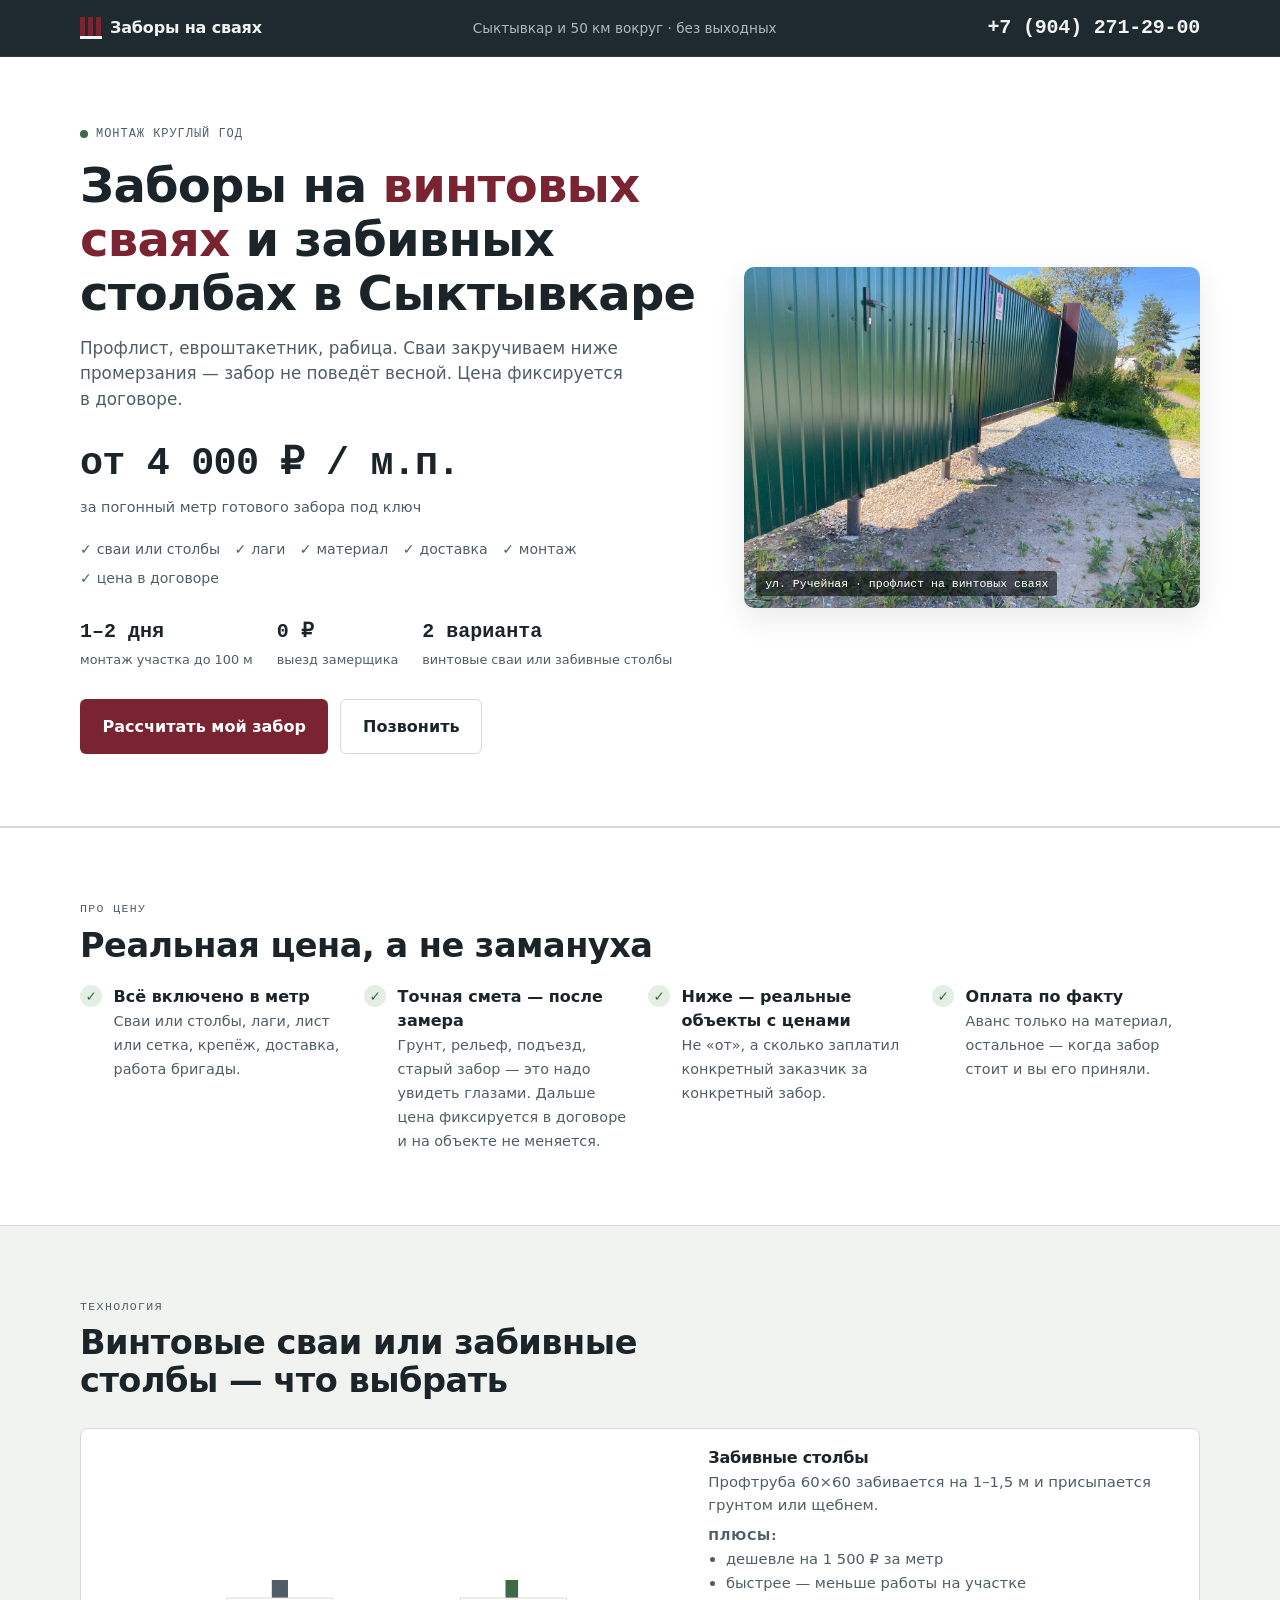
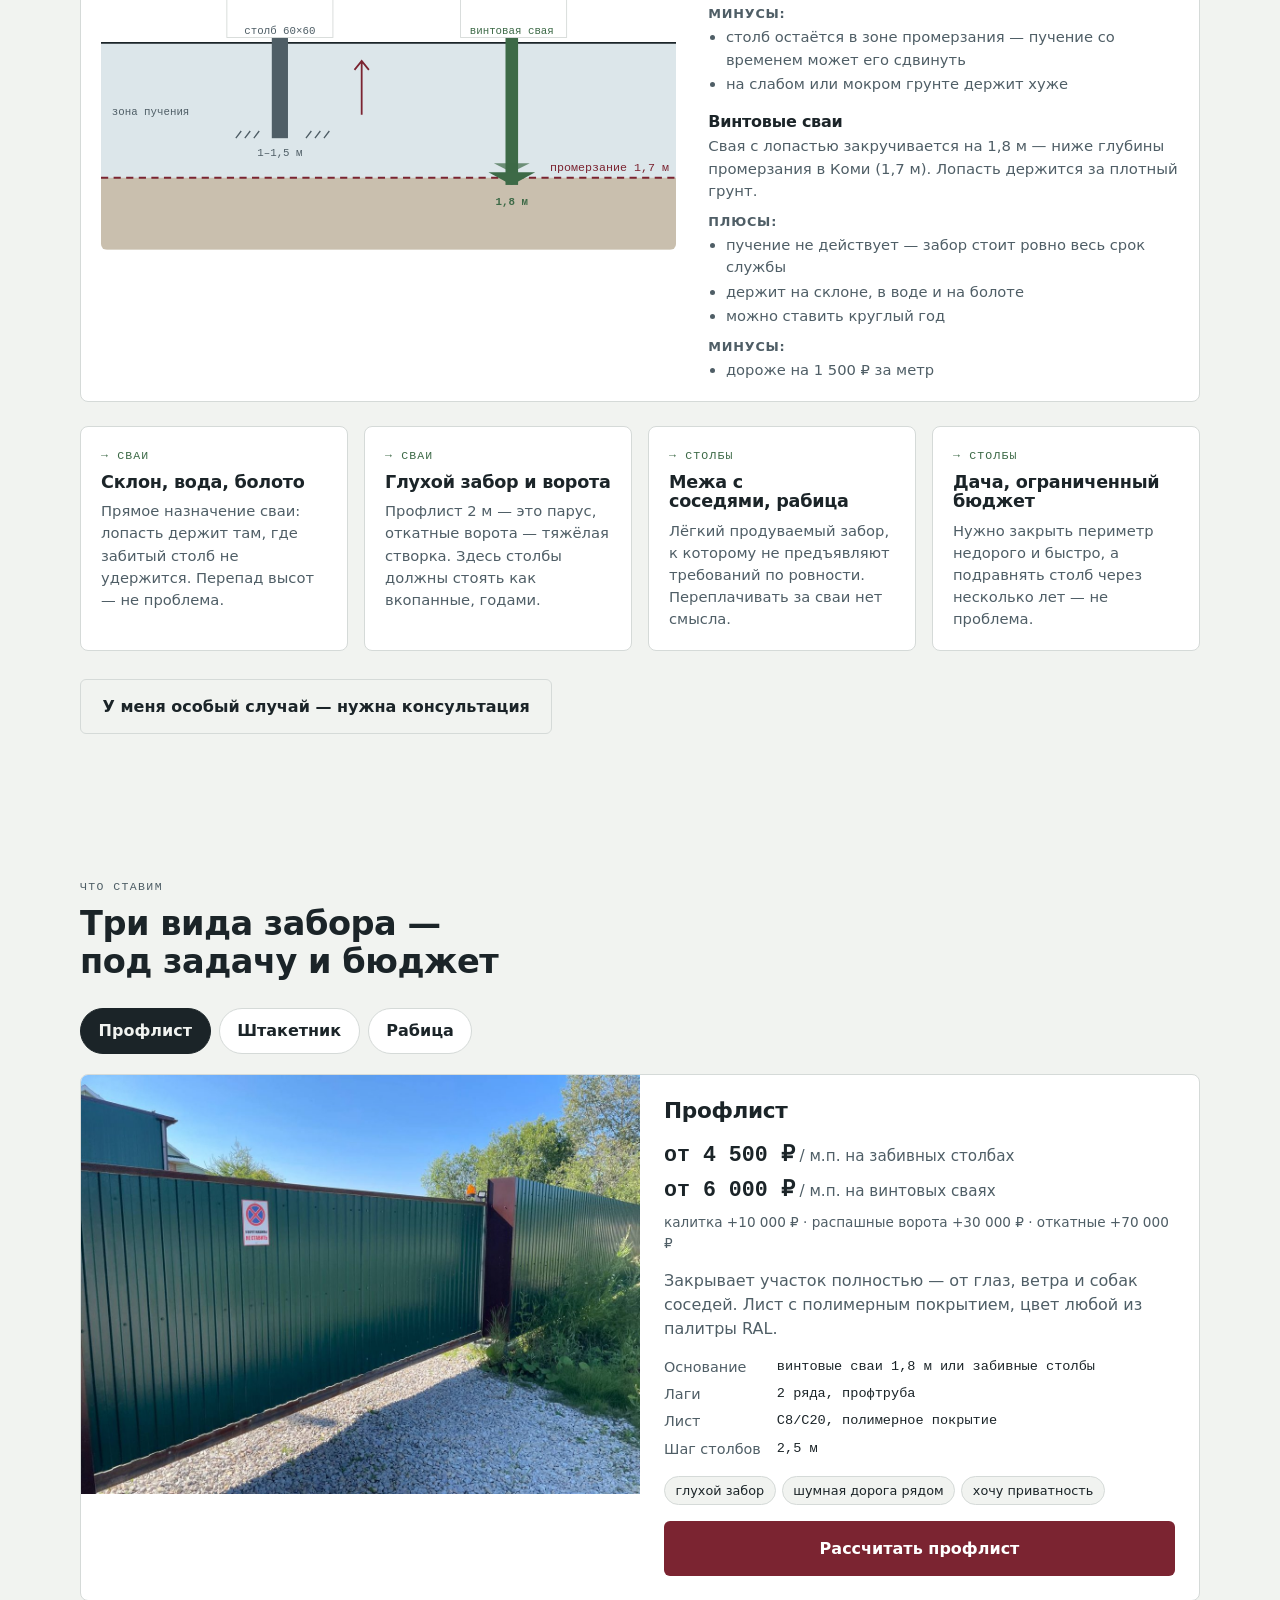
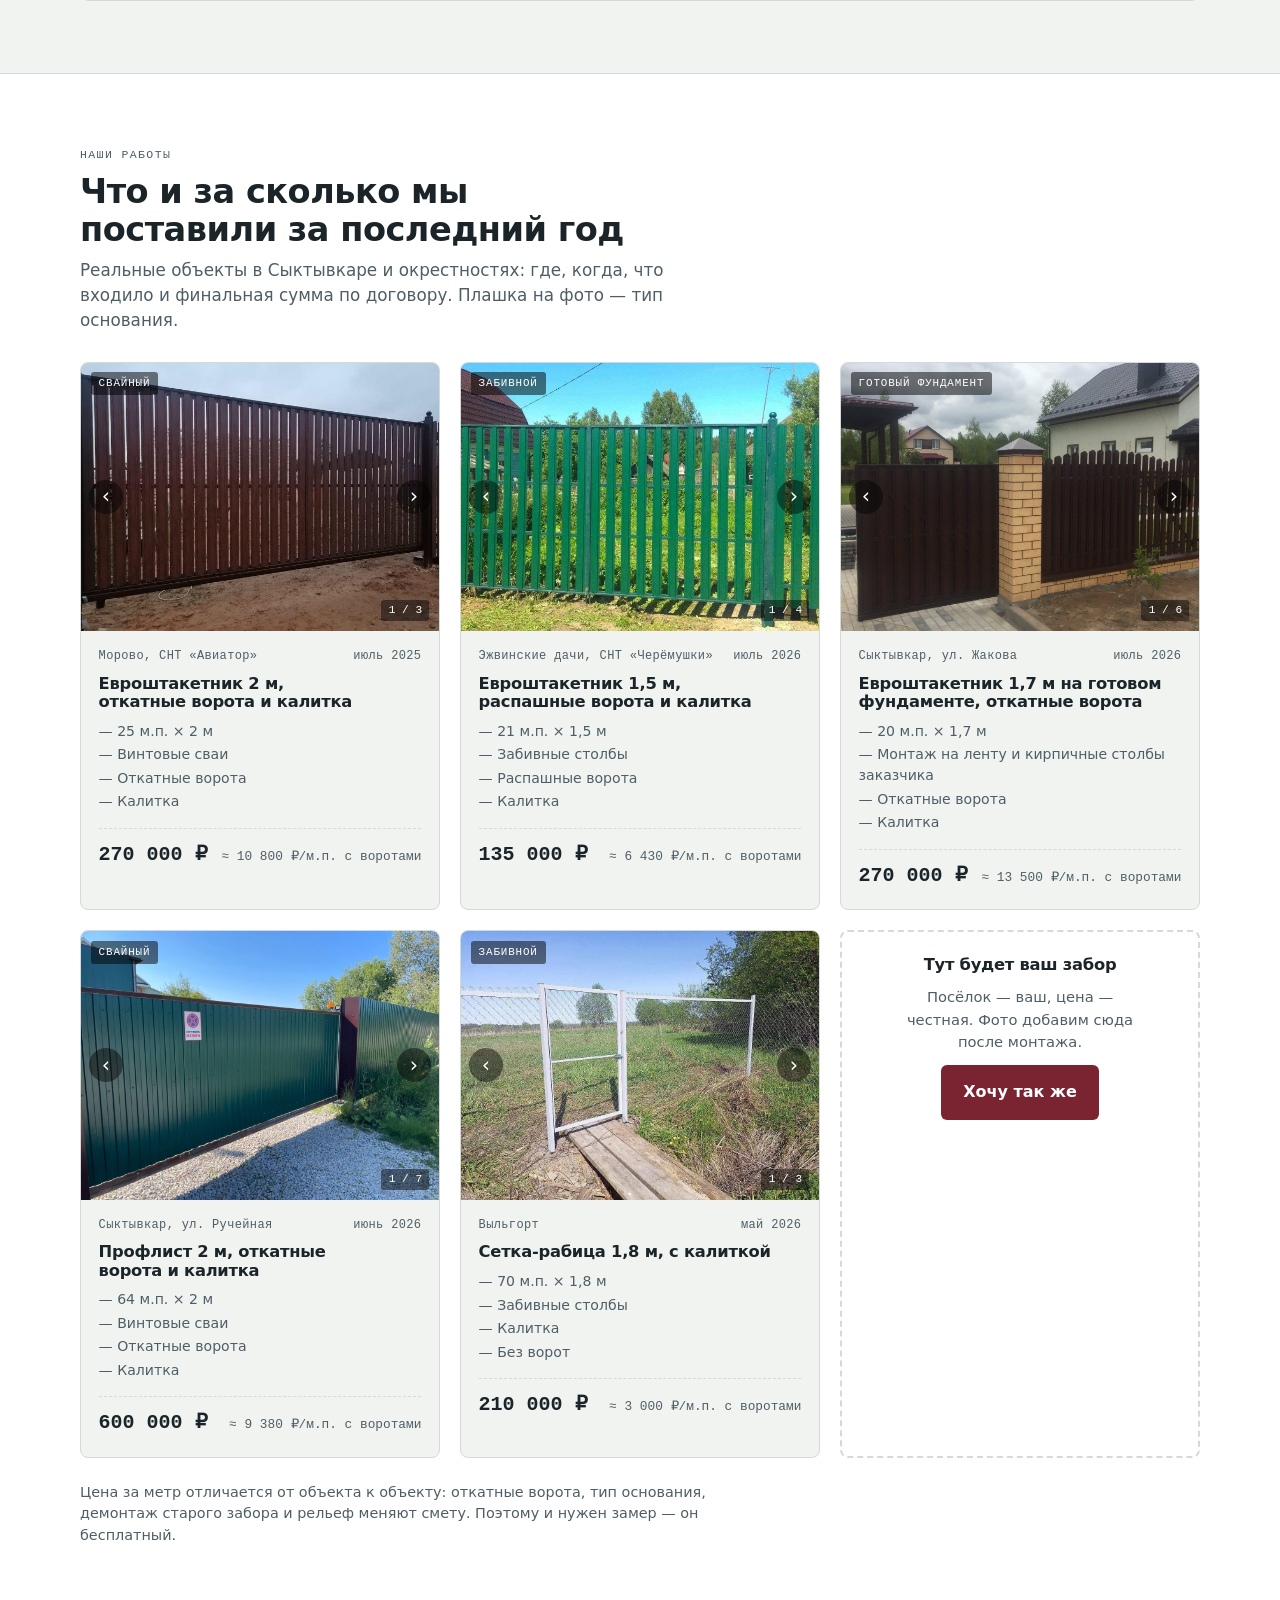
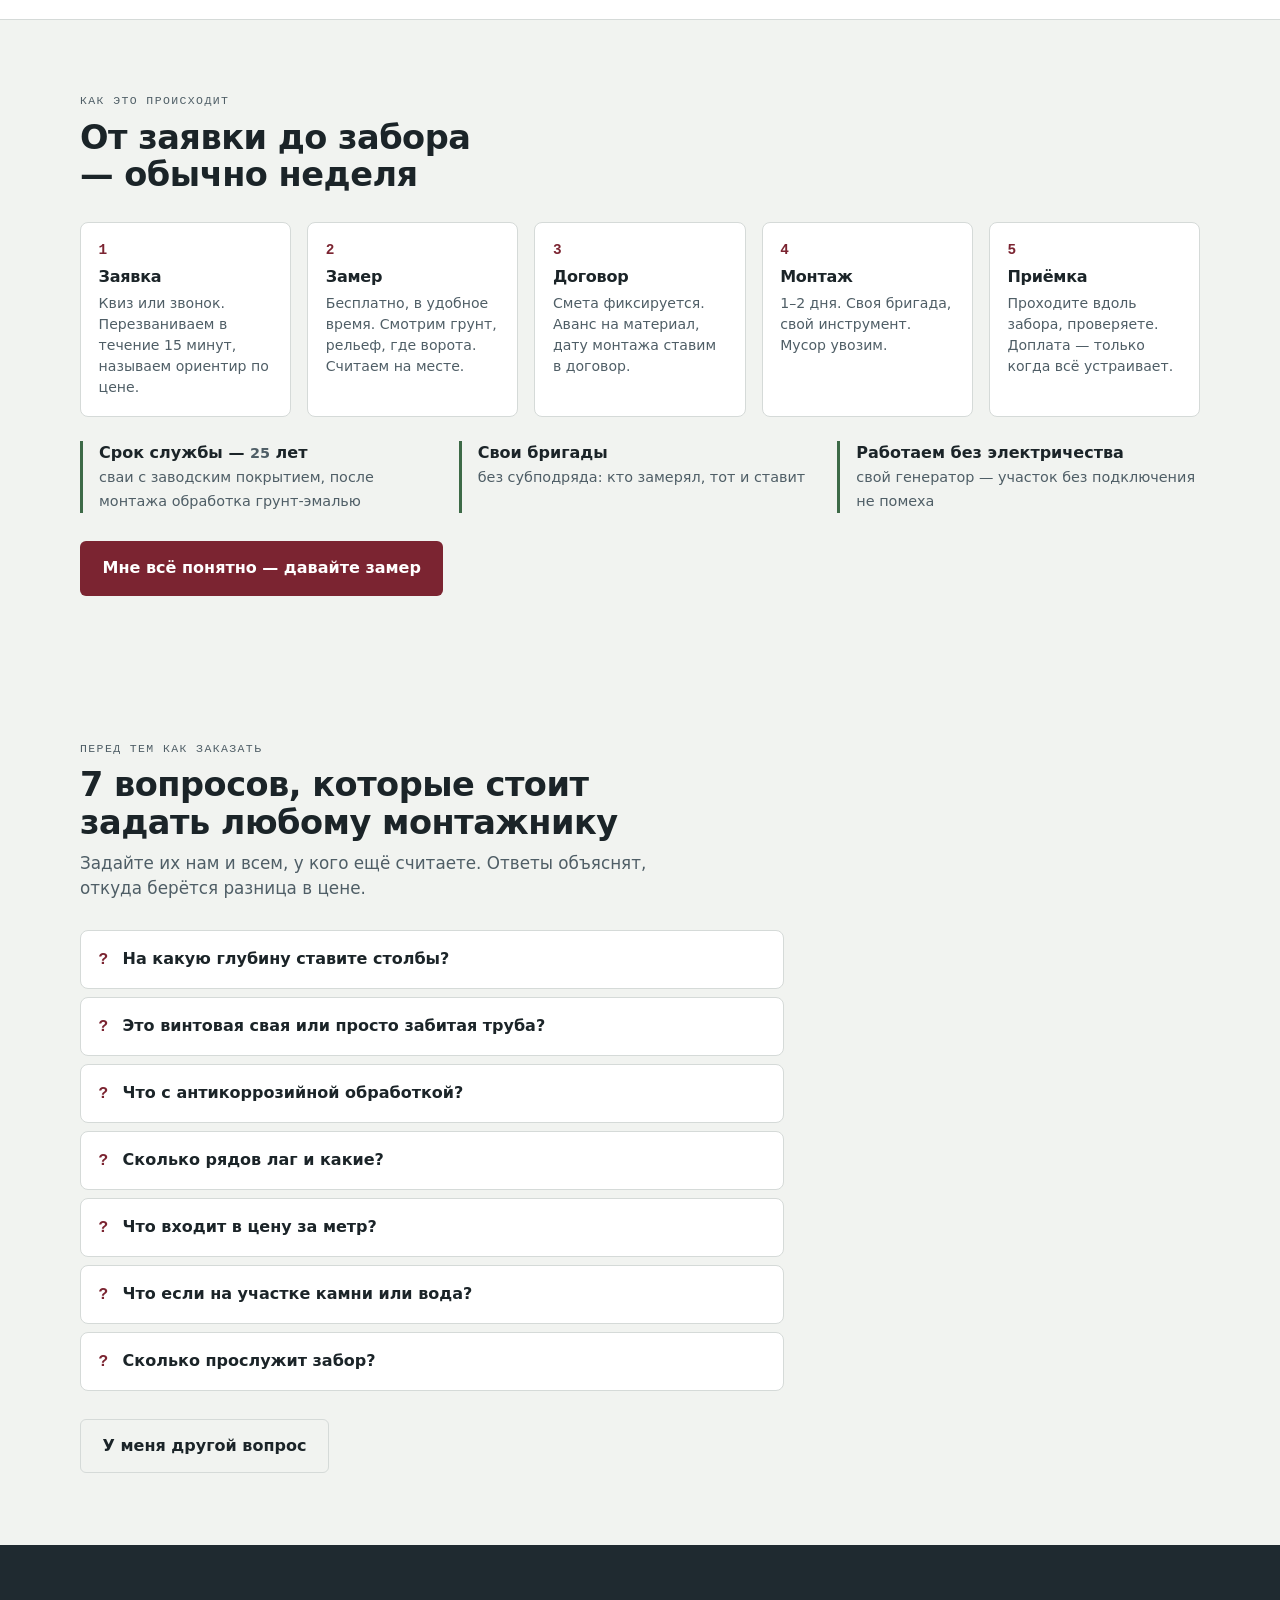
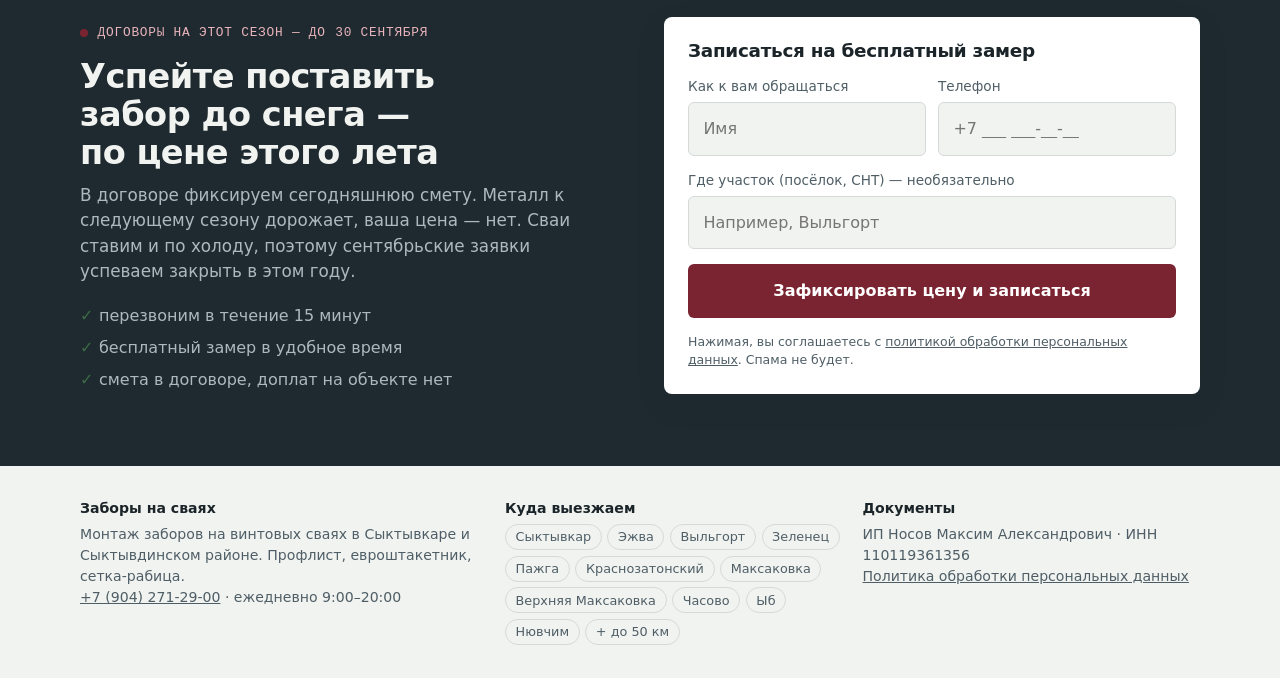
<file: index.html>
<!DOCTYPE html>
<html lang="ru">
<head>
<meta charset="utf-8">
<meta name="viewport" content="width=device-width, initial-scale=1">
<title>Заборы на сваях · Сыктывкар</title>
<meta name="description" content="Монтаж заборов на винтовых сваях под ключ в Сыктывкаре: профлист, евроштакетник, рабица. Реальная цена за метр, смета в договоре, монтаж за 1–2 дня круглый год.">
<link rel="icon" href="favicon.ico" sizes="48x48">
<link rel="icon" type="image/png" sizes="32x32" href="img/fav/favicon-32.png">
<link rel="icon" type="image/png" sizes="192x192" href="img/fav/favicon-192.png">
<link rel="apple-touch-icon" href="img/fav/apple-touch-icon.png">
<link rel="stylesheet" href="styles.css">
</head>
<body>
<header class="top">
  <div class="wrap">
    <div class="brand"><span class="brand-mark"></span>Заборы на сваях</div>
    <span class="top-geo">Сыктывкар и 50 км вокруг · без выходных</span>
    <a class="top-phone" data-phone href="tel:"></a>
  </div>
</header>

<!-- 1. Первый экран: УТП + квиз -->
<section class="hero" id="top">
  <div class="wrap">
    <div class="hero-copy">
      <div class="hero-tag">Монтаж круглый год</div>
      <h1 id="hero-title"></h1>
      <p class="hero-sub" id="hero-sub"></p>
    </div>

    <div class="hero-photo">
      <img id="hero-photo-img" src="img/hero.jpg" alt="Забор из профлиста на винтовых сваях с откатными воротами — Сыктывкар">
      <span class="hero-photo-cap">ул. Ручейная · профлист на винтовых сваях</span>
    </div>

    <div class="hero-rest">
      <div class="hero-price">
        <span class="num" id="hero-price"></span>
        <span class="cap" id="hero-price-cap"></span>
      </div>
      <ul class="hero-includes">
        <li>сваи или столбы</li><li>лаги</li><li>материал</li><li>доставка</li><li>монтаж</li><li>цена в договоре</li>
      </ul>
      <div class="hero-facts">
        <div class="fact"><b>1–2 дня</b><span>монтаж участка до 100 м</span></div>
        <div class="fact"><b>0 ₽</b><span>выезд замерщика</span></div>
        <div class="fact"><b>2 варианта</b><span>винтовые сваи или забивные столбы</span></div>
      </div>
      <div class="hero-cta">
        <button class="btn btn-primary btn-sheen" data-popup="calc" data-source="hero">Рассчитать мой забор</button>
        <a class="btn btn-ghost" data-phone data-keep href="tel:">Позвонить</a>
      </div>
    </div>
  </div>
</section>

<!-- 2. Честная цена -->
<section class="honest section">
  <div class="wrap">
    <div class="section-head">
      <span class="eyebrow">Про цену</span>
      <h2>Реальная цена, а не замануха</h2>
    </div>
    <ul class="honest-grid">
      <li><div><b>Всё включено в метр</b><span>Сваи или столбы, лаги, лист или сетка, крепёж, доставка, работа бригады.</span></div></li>
      <li><div><b>Точная смета — после замера</b><span>Грунт, рельеф, подъезд, старый забор — это надо увидеть глазами. Дальше цена фиксируется в договоре и на объекте не меняется.</span></div></li>
      <li><div><b>Ниже — реальные объекты с ценами</b><span>Не «от», а сколько заплатил конкретный заказчик за конкретный забор.</span></div></li>
      <li><div><b>Оплата по факту</b><span>Аванс только на материал, остальное — когда забор стоит и вы его приняли.</span></div></li>
    </ul>
  </div>
</section>

<!-- 3. Почему сваи -->
<section class="section">
  <div class="wrap">
    <div class="section-head">
      <span class="eyebrow">Технология</span>
      <h2>Винтовые сваи или забивные столбы — что выбрать</h2>
    </div>

    <div class="depth">
      <div class="depth-chart" aria-hidden="true">
        <svg viewBox="0 0 640 300" width="100%" height="auto">
          <!-- небо/земля -->
          <rect x="0" y="0" width="640" height="70" fill="none"/>
          <rect x="0" y="70" width="640" height="230" fill="var(--soil)"/>
          <rect x="0" y="70" width="640" height="150" fill="var(--frost)"/>
          <line x1="0" y1="70" x2="640" y2="70" stroke="var(--ink)" stroke-width="2"/>
          <!-- линия промерзания 1,7 м -->
          <line x1="0" y1="220" x2="640" y2="220" stroke="var(--accent)" stroke-width="2" stroke-dasharray="8 6"/>
          <text x="632" y="212" text-anchor="end" font-family="var(--mono)" font-size="13" fill="var(--accent)">промерзание 1,7 м</text>
          <text x="12" y="150" font-family="var(--mono)" font-size="12" fill="var(--ink-2)">зона пучения</text>
          <!-- столб 60×60, забит на 1,2 м (масштаб: 1 м = 88 px) -->
          <rect x="190" y="0" width="18" height="176" fill="var(--ink-2)"/>
          <rect x="140" y="20" width="118" height="44" fill="var(--card)" stroke="var(--line)"/>
          <text x="199" y="60" text-anchor="middle" font-family="var(--mono)" font-size="12" fill="var(--ink-2)">столб 60×60</text>
          <text x="199" y="196" text-anchor="middle" font-family="var(--mono)" font-size="12" fill="var(--ink-2)">1–1,5 м</text>
          <path d="M150 176 l6 -8 M160 176 l6 -8 M170 176 l6 -8" stroke="var(--ink-2)" stroke-width="1.5"/>
          <path d="M228 176 l6 -8 M238 176 l6 -8 M248 176 l6 -8" stroke="var(--ink-2)" stroke-width="1.5"/>
          <!-- стрелка выдавливания -->
          <path d="M290 150 v-60 m-8 10 l8 -10 l8 10" stroke="var(--accent)" stroke-width="2" fill="none"/>
          <!-- винтовая свая на 1,8 м -->
          <rect x="450" y="0" width="14" height="228" fill="var(--moss)"/>
          <path d="M457 228 l-26 -14 h52 z" fill="var(--moss)"/>
          <path d="M457 214 l-20 -10 h40 z" fill="var(--moss)" opacity=".7"/>
          <rect x="400" y="20" width="118" height="44" fill="var(--card)" stroke="var(--line)"/>
          <text x="457" y="60" text-anchor="middle" font-family="var(--mono)" font-size="12" fill="var(--moss)">винтовая свая</text>
          <text x="457" y="250" text-anchor="middle" font-family="var(--mono)" font-size="12" font-weight="700" fill="var(--moss)">1,8 м</text>
        </svg>
      </div>
      <div class="depth-text">
        <div class="tech"><h3>Забивные столбы</h3><p>Профтруба 60×60 забивается на 1–1,5 м и присыпается грунтом или щебнем.</p>
          <div class="pm"><b>Плюсы:</b><ul><li>дешевле на 1 500 ₽ за метр</li><li>быстрее — меньше работы на участке</li></ul></div>
          <div class="pm"><b>Минусы:</b><ul><li>столб остаётся в зоне промерзания — пучение со временем может его сдвинуть</li><li>на слабом или мокром грунте держит хуже</li></ul></div></div>
        <div class="tech"><h3>Винтовые сваи</h3><p>Свая с лопастью закручивается на 1,8 м — ниже глубины промерзания в Коми (1,7 м). Лопасть держится за плотный грунт.</p>
          <div class="pm"><b>Плюсы:</b><ul><li>пучение не действует — забор стоит ровно весь срок службы</li><li>держит на склоне, в воде и на болоте</li><li>можно ставить круглый год</li></ul></div>
          <div class="pm"><b>Минусы:</b><ul><li>дороже на 1 500 ₽ за метр</li></ul></div></div>
      </div>
    </div>

    <div class="why-grid">
      <article class="why"><span class="ico">→ сваи</span><h3>Склон, вода, болото</h3><p>Прямое назначение сваи: лопасть держит там, где забитый столб не удержится. Перепад высот — не проблема.</p></article>
      <article class="why"><span class="ico">→ сваи</span><h3>Глухой забор и ворота</h3><p>Профлист 2 м — это парус, откатные ворота — тяжёлая створка. Здесь столбы должны стоять как вкопанные, годами.</p></article>
      <article class="why"><span class="ico">→ столбы</span><h3>Межа с соседями, рабица</h3><p>Лёгкий продуваемый забор, к которому не предъявляют требований по ровности. Переплачивать за сваи нет смысла.</p></article>
      <article class="why"><span class="ico">→ столбы</span><h3>Дача, ограниченный бюджет</h3><p>Нужно закрыть периметр недорого и быстро, а подравнять столб через несколько лет — не проблема.</p></article>
    </div>
    <div class="block-cta">
      <button class="btn btn-ghost" data-popup="contact" data-source="tech" data-title="Опишите ваш участок — подскажем решение" data-comment="1" data-btn="Спросить">У меня особый случай — нужна консультация</button>
    </div>
  </div>
</section>

<!-- 4. Виды заборов -->
<section class="section" id="kinds-section">
  <div class="wrap">
    <div class="section-head">
      <span class="eyebrow">Что ставим</span>
      <h2>Три вида забора — под задачу и бюджет</h2>
    </div>
    <div class="tabs" id="tabs" role="tablist"></div>
    <div id="kinds"></div>
  </div>
</section>

<!-- 5. Наши работы -->
<section class="works section" id="works-section">
  <div class="wrap">
    <div class="section-head">
      <span class="eyebrow">Наши работы</span>
      <h2>Что и за сколько мы поставили за последний год</h2>
      <p class="lead">Реальные объекты в Сыктывкаре и окрестностях: где, когда, что входило и финальная сумма по договору. Плашка на фото — тип основания.</p>
    </div>
    <div class="works-grid" id="works"></div>
    <p class="works-note">Цена за метр отличается от объекта к объекту: откатные ворота, тип основания, демонтаж старого забора и рельеф меняют смету. Поэтому и нужен замер — он бесплатный.</p>
  </div>
</section>

<!-- 6. Этапы + гарантии -->
<section class="section" id="steps-section">
  <div class="wrap">
    <div class="section-head">
      <span class="eyebrow">Как это происходит</span>
      <h2>От заявки до забора — обычно неделя</h2>
    </div>
    <ol class="steps">
      <li><h3>Заявка</h3><p>Квиз или звонок. Перезваниваем в течение 15 минут, называем ориентир по цене.</p></li>
      <li><h3>Замер</h3><p>Бесплатно, в удобное время. Смотрим грунт, рельеф, где ворота. Считаем на месте.</p></li>
      <li><h3>Договор</h3><p>Смета фиксируется. Аванс на материал, дату монтажа ставим в договор.</p></li>
      <li><h3>Монтаж</h3><p>1–2 дня. Своя бригада, свой инструмент. Мусор увозим.</p></li>
      <li><h3>Приёмка</h3><p>Проходите вдоль забора, проверяете. Доплата — только когда всё устраивает.</p></li>
    </ol>
    <div class="guar">
      <div><b>Срок службы — <span data-num="life"></span> лет</b><span>сваи с заводским покрытием, после монтажа обработка грунт-эмалью</span></div>
      <div><b>Свои бригады</b><span>без субподряда: кто замерял, тот и ставит</span></div>
      <div><b>Работаем без электричества</b><span>свой генератор — участок без подключения не помеха</span></div>
    </div>
    <div class="block-cta">
      <button class="btn btn-primary btn-sheen" data-popup="contact" data-source="steps" data-title="Записаться на бесплатный замер" data-btn="Записаться на замер">Мне всё понятно — давайте замер</button>
    </div>
  </div>
</section>

<!-- 7. 7 вопросов -->
<section class="section">
  <div class="wrap">
    <div class="section-head">
      <span class="eyebrow">Перед тем как заказать</span>
      <h2>7 вопросов, которые стоит задать любому монтажнику</h2>
      <p class="lead">Задайте их нам и всем, у кого ещё считаете. Ответы объяснят, откуда берётся разница в цене.</p>
    </div>
    <div class="faq">
      <details><summary>На какую глубину ставите столбы?</summary><div class="a"><b>Наш ответ:</b> винтовые сваи закручиваем на 1,8 м — ниже глубины промерзания в Коми (1,7 м). Забивные столбы уходят на 1–1,5 м, то есть остаются в зоне пучения — это главная причина разницы в цене и в сроке, который забор простоит ровно.</div></details>
      <details><summary>Это винтовая свая или просто забитая труба?</summary><div class="a"><b>Наш ответ:</b> у нас есть оба варианта. Винтовая свая — с лопастью, закручивается на 1,8 м и держится за плотный грунт. Забивной столб — профтруба 60×60 на 1–1,5 м, дешевле и быстрее. Что выбрать — зависит от задачи, честно расскажем на замере.</div></details>
      <details><summary>Что с антикоррозийной обработкой?</summary><div class="a"><b>Наш ответ:</b> заводское покрытие сваи, после монтажа — обработка грунт-эмалью. Это защищает металл на стыке «земля-воздух», где ржавеет быстрее всего.</div></details>
      <details><summary>Сколько рядов лаг и какие?</summary><div class="a"><b>Наш ответ:</b> два ряда профтрубы при высоте до 2 м, три — если выше. <span class="mock">уточнить размер</span></div></details>
      <details><summary>Что входит в цену за метр?</summary><div class="a"><b>Наш ответ:</b> всё: сваи или столбы, лаги, лист/сетка, крепёж, доставка, монтаж. Забивные столбы дешевле свай на 1 500 ₽ за метр. Отдельно — калитка (+10 000 ₽), распашные ворота (+30 000 ₽) или откатные (+70 000 ₽) и демонтаж старого забора, если он есть. Пример: 20 м глухого профлиста на сваях — 120 000 ₽, с распашными воротами — 150 000 ₽, с откатными — 190 000 ₽.</div></details>
      <details><summary>Что если на участке камни или вода?</summary><div class="a"><b>Наш ответ:</b> смотрим на замере. Камень — сдвигаем точку сваи. Вода и слабый грунт — сваям не мешают, это как раз их случай: забитый столб там не удержится, свая держится лопастью.</div></details>
      <details><summary>Сколько прослужит забор?</summary><div class="a"><b>Наш ответ:</b> на винтовых сваях — <span data-num="life"></span> лет; заводское покрытие плюс грунт-эмаль после монтажа. На забивных столбах металл служит столько же, но сам столб со временем может сдвинуть пучением — забор придётся подравнивать.</div></details>
    </div>
    <div class="block-cta">
      <button class="btn btn-ghost" data-popup="contact" data-source="faq" data-title="Задайте вопрос — ответим лично" data-comment="1" data-btn="Спросить">У меня другой вопрос</button>
    </div>
  </div>
</section>

<!-- 8. Финальная форма + дедлайн -->
<section class="final section" id="final">
  <div class="wrap">
    <div>
      <div class="deadline">Договоры на этот сезон — до <span data-deadline></span></div>
      <h2>Успейте поставить забор до снега — по цене этого лета</h2>
      <p class="lead" style="margin-top:.75rem">В договоре фиксируем сегодняшнюю смету. Металл к следующему сезону дорожает, ваша цена — нет. Сваи ставим и по холоду, поэтому сентябрьские заявки успеваем закрыть в этом году.</p>
      <ul class="final-list">
        <li>перезвоним в течение 15 минут</li>
        <li>бесплатный замер в удобное время</li>
        <li>смета в договоре, доплат на объекте нет</li>
      </ul>
    </div>
    <form class="form" id="final-form">
      <h3>Записаться на бесплатный замер</h3>
      <div class="row">
        <div class="field"><label for="f-name">Как к вам обращаться</label><input id="f-name" type="text" autocomplete="name" placeholder="Имя"></div>
        <div class="field"><label for="f-phone">Телефон</label><input id="f-phone" type="tel" inputmode="tel" autocomplete="tel" placeholder="+7 ___ ___-__-__"></div>
      </div>
      <div class="field"><label for="f-where">Где участок (посёлок, СНТ) — необязательно</label><input id="f-where" type="text" placeholder="Например, Выльгорт"></div>
      <button class="btn btn-primary btn-block" id="f-send">Зафиксировать цену и записаться</button>
      <span class="quiz-fine">Нажимая, вы соглашаетесь с <a href="politika.html" target="_blank" rel="noopener">политикой обработки персональных данных</a>. Спама не будет.</span>
    </form>
  </div>
</section>

<!-- 9. Футер -->
<footer class="foot">
  <div class="wrap">
    <div>
      <b>Заборы на сваях</b>
      Монтаж заборов на винтовых сваях в Сыктывкаре и Сыктывдинском районе. Профлист, евроштакетник, сетка-рабица.<br>
      <a data-phone href="tel:"></a> · ежедневно 9:00–20:00
    </div>
    <div>
      <b>Куда выезжаем</b>
      <div class="geo"><span>Сыктывкар</span><span>Эжва</span><span>Выльгорт</span><span>Зеленец</span><span>Пажга</span><span>Краснозатонский</span><span>Максаковка</span><span>Верхняя Максаковка</span><span>Часово</span><span>Ыб</span><span>Нювчим</span><span>+ до 50 км</span></div>
    </div>
    <div>
      <b>Документы</b>
      ИП Носов Максим Александрович · ИНН 110119361356<br>
      <a href="politika.html">Политика обработки персональных данных</a>
    </div>
  </div>
</footer>

<div class="stick">
  <a class="btn btn-ghost" data-phone data-keep href="tel:">Позвонить</a>
  <button class="btn btn-primary" data-popup="calc" data-source="sticky">Смета за минуту</button>
</div>

<div class="overlay" id="overlay" hidden>
  <div class="modal" role="dialog" aria-modal="true" aria-labelledby="modal-title">
    <div class="modal-head"><h3 id="modal-title"></h3><button class="modal-x" id="modal-close" aria-label="Закрыть">&#10005;</button></div>
    <div id="modal-calc" hidden>
      <div class="quiz-head"><span class="quiz-step" id="quiz-step"></span></div>
      <div class="quiz-bar"><i id="quiz-bar"></i></div>
      <div id="quiz-body"></div>
      <div class="quiz-nav">
        <button class="btn-link" id="quiz-back">&#8592; назад</button>
        <button class="btn btn-ghost" id="quiz-next">Дальше &#8594;</button>
      </div>
    </div>
    <form id="modal-contact" hidden>
      <div class="row2">
        <div class="field"><label for="c-name">Как к вам обращаться</label><input id="c-name" type="text" autocomplete="name" placeholder="Имя"></div>
        <div class="field"><label for="c-phone">Телефон</label><input id="c-phone" type="tel" inputmode="tel" autocomplete="tel" placeholder="+7 ___ ___-__-__"></div>
      </div>
      <div class="field" id="c-comment-wrap"><label for="c-comment">Пара слов об участке или вопросе — необязательно</label><textarea id="c-comment" rows="3"></textarea></div>
      <button class="btn btn-primary btn-block" type="submit">Отправить</button>
      <span class="quiz-fine">Перезвоним в течение 15 минут в рабочее время (9:00–20:00). Отправляя, вы соглашаетесь с <a href="politika.html" target="_blank" rel="noopener">политикой обработки данных</a>.</span>
    </form>
    <div id="c-done" hidden class="quiz-done"><b>Заявка принята.</b><span>Перезвоним в течение 15 минут (9:00–20:00).</span><span class="mock">mock: заявка никуда не отправлена</span></div>
  </div>
</div>



<script src="app.js"></script>
</body>
</html>
</file>
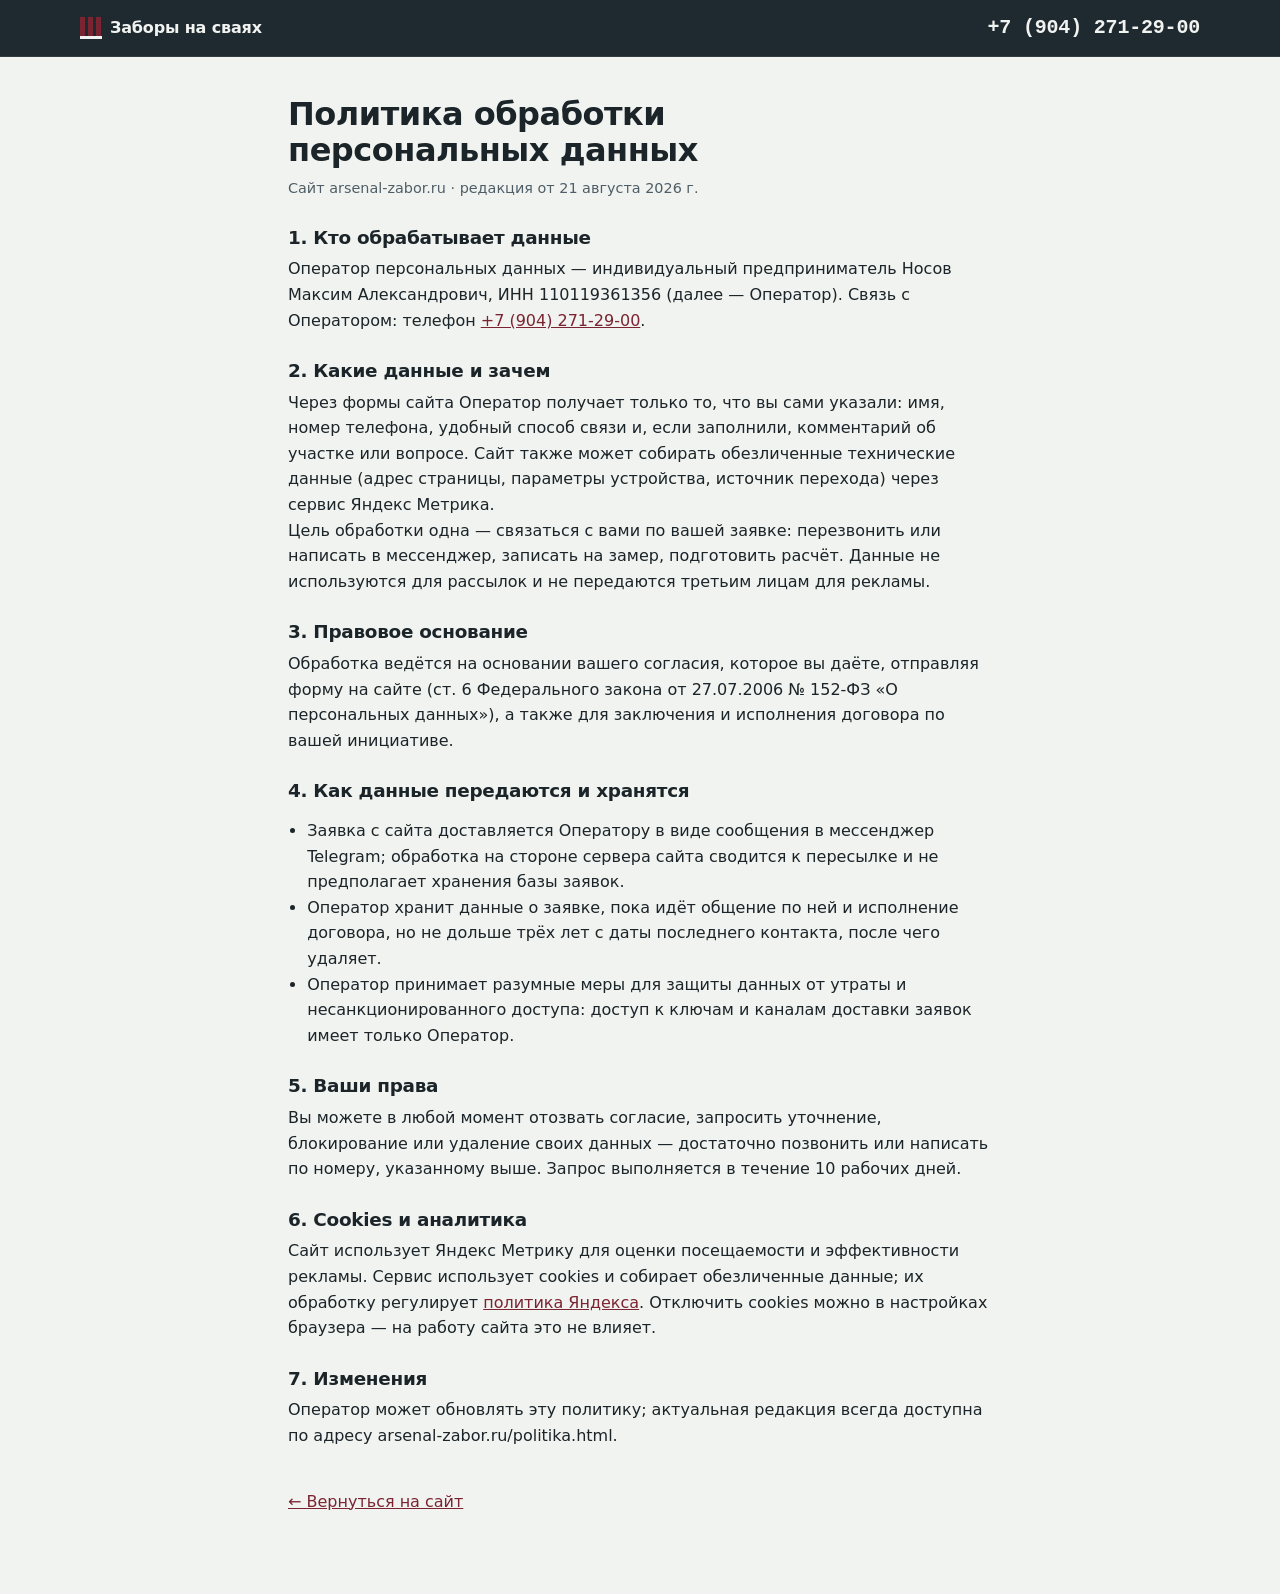
<file: politika.html>
<!DOCTYPE html>
<html lang="ru">
<head>
<meta charset="utf-8">
<meta name="viewport" content="width=device-width, initial-scale=1">
<title>Политика обработки персональных данных · arsenal-zabor.ru</title>
<meta name="robots" content="noindex, follow">
<link rel="stylesheet" href="styles.css">
<style>
.doc{max-width:46rem;margin:0 auto;padding:2.5rem 1rem 5rem;line-height:1.6}
.doc h1{font-size:clamp(1.4rem,3.5vw,2rem);margin-bottom:.5rem}
.doc h2{font-size:1.15rem;margin:1.75rem 0 .5rem}
.doc p,.doc li{color:var(--ink)}
.doc ul{padding-left:1.2rem}
.doc .muted{color:var(--ink-2);font-size:.9rem}
.doc a{color:var(--accent)}
</style>
</head>
<body>
<header class="top"><div class="wrap"><a class="brand" href="./" style="text-decoration:none"><span class="brand-mark"></span>Заборы на сваях</a><a class="top-phone" href="tel:+79042712900">+7 (904) 271-29-00</a></div></header>
<main class="doc">
  <h1>Политика обработки персональных данных</h1>
  <p class="muted">Сайт arsenal-zabor.ru · редакция от 21 августа 2026 г.</p>

  <h2>1. Кто обрабатывает данные</h2>
  <p>Оператор персональных данных — индивидуальный предприниматель Носов Максим Александрович, ИНН 110119361356 (далее — Оператор). Связь с Оператором: телефон <a href="tel:+79042712900">+7 (904) 271-29-00</a>.</p>

  <h2>2. Какие данные и зачем</h2>
  <p>Через формы сайта Оператор получает только то, что вы сами указали: имя, номер телефона, удобный способ связи и, если заполнили, комментарий об участке или вопросе. Сайт также может собирать обезличенные технические данные (адрес страницы, параметры устройства, источник перехода) через сервис Яндекс Метрика.</p>
  <p>Цель обработки одна — связаться с вами по вашей заявке: перезвонить или написать в мессенджер, записать на замер, подготовить расчёт. Данные не используются для рассылок и не передаются третьим лицам для рекламы.</p>

  <h2>3. Правовое основание</h2>
  <p>Обработка ведётся на основании вашего согласия, которое вы даёте, отправляя форму на сайте (ст. 6 Федерального закона от 27.07.2006 № 152-ФЗ «О персональных данных»), а также для заключения и исполнения договора по вашей инициативе.</p>

  <h2>4. Как данные передаются и хранятся</h2>
  <ul>
    <li>Заявка с сайта доставляется Оператору в виде сообщения в мессенджер Telegram; обработка на стороне сервера сайта сводится к пересылке и не предполагает хранения базы заявок.</li>
    <li>Оператор хранит данные о заявке, пока идёт общение по ней и исполнение договора, но не дольше трёх лет с даты последнего контакта, после чего удаляет.</li>
    <li>Оператор принимает разумные меры для защиты данных от утраты и несанкционированного доступа: доступ к ключам и каналам доставки заявок имеет только Оператор.</li>
  </ul>

  <h2>5. Ваши права</h2>
  <p>Вы можете в любой момент отозвать согласие, запросить уточнение, блокирование или удаление своих данных — достаточно позвонить или написать по номеру, указанному выше. Запрос выполняется в течение 10 рабочих дней.</p>

  <h2>6. Cookies и аналитика</h2>
  <p>Сайт использует Яндекс Метрику для оценки посещаемости и эффективности рекламы. Сервис использует cookies и собирает обезличенные данные; их обработку регулирует <a href="https://yandex.ru/legal/confidential/" rel="noopener" target="_blank">политика Яндекса</a>. Отключить cookies можно в настройках браузера — на работу сайта это не влияет.</p>

  <h2>7. Изменения</h2>
  <p>Оператор может обновлять эту политику; актуальная редакция всегда доступна по адресу arsenal-zabor.ru/politika.html.</p>

  <p style="margin-top:2.5rem"><a href="./">← Вернуться на сайт</a></p>
</main>
</body>
</html>
</file>
<file: styles.css>
/* ===== Заборы на сваях — v0 =====
   Токены: светлая тема на :root, тёмная — переопределение токенов */
:root{
  --paper:#F1F3F0;      /* холодная светлая бумага */
  --card:#FFFFFF;
  --ink:#1B2428;        /* тёмная сталь */
  --ink-2:#4F5E66;      /* оцинковка, вторичный текст */
  --line:#D5DAD8;
  --accent:#7B2431;     /* профлист RAL 3005, вишня */
  --accent-ink:#FFFFFF;
  --accent-soft:#F4E6E8;
  --moss:#3D6A47;       /* RAL 6005, «плюсы» */
  --moss-soft:#E4EEE5;
  --hero:#1F2A30;       /* тёмный первый экран */
  --hero-ink:#F1F3F0;
  --hero-muted:#AEB9BF;
  --hero-accent:#E9B4BB;
  --soil:#C9BFAE;--frost:#DCE6EA;
  --shadow:0 10px 30px rgba(27,36,40,.10);
  --radius:6px;
  --font:system-ui,-apple-system,"Segoe UI",Roboto,"Helvetica Neue",Arial,sans-serif;
  --mono:ui-monospace,"Cascadia Mono",Consolas,"Roboto Mono",Menlo,monospace;
}
@media (prefers-color-scheme: dark){
  :root:not([data-theme="light"]){
    --paper:#141A1D;--card:#1C2429;--ink:#E7EAE6;--ink-2:#A6B1B7;--line:#2E393F;
    --accent:#C9505F;--accent-ink:#141A1D;--accent-soft:#3A2226;
    --moss:#7FB58B;--moss-soft:#213229;--hero:#0F1416;--hero-ink:#E7EAE6;--hero-muted:#8F9CA3;--hero-accent:#E9B4BB;
    --soil:#3A332B;--frost:#22323A;--shadow:0 10px 30px rgba(0,0,0,.4);
  }
}
:root[data-theme="dark"]{
  --paper:#141A1D;--card:#1C2429;--ink:#E7EAE6;--ink-2:#A6B1B7;--line:#2E393F;
  --accent:#C9505F;--accent-ink:#141A1D;--accent-soft:#3A2226;
  --moss:#7FB58B;--moss-soft:#213229;--hero:#0F1416;--hero-ink:#E7EAE6;--hero-muted:#8F9CA3;--hero-accent:#E9B4BB;
  --soil:#3A332B;--frost:#22323A;--shadow:0 10px 30px rgba(0,0,0,.4);
}

*{box-sizing:border-box}
html{scroll-behavior:smooth}
@media (prefers-reduced-motion:reduce){html{scroll-behavior:auto} *{transition:none!important;animation:none!important}}
body{margin:0;background:var(--paper);color:var(--ink);font-family:var(--font);font-size:16px;line-height:1.5;-webkit-font-smoothing:antialiased}
img{max-width:100%;display:block}
a{color:inherit}
button{font:inherit;cursor:pointer}
h1,h2,h3{margin:0;line-height:1.12;letter-spacing:-.015em;text-wrap:balance}
h1{font-size:clamp(1.75rem,5.5vw,3rem);font-weight:800}
h2{font-size:clamp(1.45rem,4vw,2.1rem);font-weight:800}
h3{font-size:1.1rem;font-weight:700}
p{margin:0}
.wrap{width:min(1120px,100% - 2rem);margin-inline:auto}
.section{padding:3.25rem 0}
@media(min-width:900px){.section{padding:4.5rem 0}}
.section-head{display:flex;flex-direction:column;gap:.6rem;margin-bottom:1.75rem;max-width:42rem}
.eyebrow{font-family:var(--mono);font-size:.72rem;letter-spacing:.12em;text-transform:uppercase;color:var(--ink-2)}
.lead{color:var(--ink-2);font-size:1.05rem;max-width:38rem}
.mono{font-family:var(--mono);font-variant-numeric:tabular-nums}
.btn{display:inline-flex;align-items:center;justify-content:center;gap:.5rem;padding:.9rem 1.35rem;border-radius:var(--radius);border:1px solid transparent;font-weight:700;text-decoration:none;transition:transform .12s,background .15s}
.btn:active{transform:translateY(1px)}
.btn:focus-visible,button:focus-visible,input:focus-visible,a:focus-visible,summary:focus-visible{outline:3px solid var(--accent);outline-offset:2px}
.btn-primary{background:var(--accent);color:var(--accent-ink)}
.btn-ghost{background:transparent;border-color:var(--line);color:inherit}
.btn-block{width:100%}
.mock{display:inline-block;font-family:var(--mono);font-size:.62rem;letter-spacing:.1em;padding:.15rem .4rem;border:1px dashed var(--ink-2);color:var(--ink-2);border-radius:3px;text-transform:uppercase}

/* ---------- шапка ---------- */
.top{position:sticky;top:0;z-index:20;background:var(--hero);color:var(--hero-ink);border-bottom:1px solid rgba(255,255,255,.08)}
.top .wrap{display:flex;align-items:center;justify-content:space-between;gap:1rem;height:56px}
.brand{font-weight:800;letter-spacing:-.01em;display:flex;align-items:center;gap:.5rem}
.brand-mark{width:22px;height:22px;background:repeating-linear-gradient(90deg,var(--accent) 0 5px,transparent 5px 8px);border-bottom:3px solid var(--hero-ink)}
.top-geo{display:none;color:var(--hero-muted);font-size:.85rem}
.top-phone{font-family:var(--mono);font-weight:700;text-decoration:none;font-size:clamp(1.02rem,3.6vw,1.25rem);letter-spacing:-.01em}
@media(min-width:700px){.top-geo{display:block}}

/* ---------- первый экран ---------- */
.hero{--hero-ink:var(--ink);--hero-muted:var(--ink-2);--hero-accent:var(--accent);
  background:var(--card);color:var(--ink);padding:2.25rem 0 2.75rem;border-bottom:1px solid var(--line)}
.hero .wrap{display:grid;gap:1.5rem;grid-template-areas:"copy" "photo" "rest"}
.hero-copy{grid-area:copy}.hero-photo{grid-area:photo}.hero-rest{grid-area:rest}
@media(min-width:900px){.hero{padding:4rem 0 4.5rem}.hero .wrap{grid-template-columns:1.15fr .85fr;grid-template-areas:"copy photo" "rest photo";align-items:start;column-gap:3rem;row-gap:1rem}}
.hero-tag{display:inline-flex;align-items:center;gap:.5rem;font-family:var(--mono);font-size:.75rem;letter-spacing:.08em;text-transform:uppercase;color:var(--hero-muted);margin-bottom:1rem}
.hero-tag::before{content:"";width:8px;height:8px;background:var(--moss);border-radius:50%}
.hero h1 span{color:var(--hero-accent)}
.hero-sub{margin-top:1rem;color:var(--hero-muted);font-size:1.05rem;max-width:34rem}
.hero-price{display:grid;gap:.25rem}
@media(min-width:900px){.hero-price{margin-top:.5rem}}
.hero-price .num{font-family:var(--mono);font-size:clamp(1.6rem,5vw,2.4rem);font-weight:700;font-variant-numeric:tabular-nums;letter-spacing:-.02em}
.hero-price .cap{color:var(--hero-muted);font-size:.9rem}
.hero-includes{margin:1.25rem 0 0;padding:0;list-style:none;display:flex;flex-wrap:wrap;gap:.5rem .9rem;color:var(--hero-muted);font-size:.88rem}
.hero-includes li::before{content:"✓ ";color:var(--moss);font-weight:700}
.hero-facts{margin-top:1.75rem;display:flex;gap:1.5rem;flex-wrap:wrap}
.fact b{display:block;font-family:var(--mono);font-size:1.25rem}
.fact span{color:var(--hero-muted);font-size:.8rem}

/* ---------- первый экран: фото и кнопки ---------- */
.hero-photo{position:relative;border-radius:10px;overflow:hidden;box-shadow:var(--shadow);align-self:center}
.hero-photo img{width:100%;height:100%;object-fit:cover;aspect-ratio:4/3;display:block}
.hero-photo-cap{position:absolute;left:.75rem;bottom:.75rem;font-family:var(--mono);font-size:.72rem;background:rgba(0,0,0,.55);color:#fff;padding:.25rem .55rem;border-radius:4px}
.hero-cta{margin-top:1.75rem;display:flex;gap:.75rem;flex-wrap:wrap}
.hero-cta .btn-ghost{border-color:var(--line)}

/* блик на ключевых кнопках */
.btn-sheen{position:relative;overflow:hidden}
.btn-sheen::after{content:"";position:absolute;top:0;bottom:0;left:-80%;width:45%;background:linear-gradient(105deg,transparent,rgba(255,255,255,.35),transparent);transform:skewX(-20deg);animation:sheen 4.5s ease-in-out infinite}
@keyframes sheen{0%{left:-80%}35%{left:130%}100%{left:130%}}

.block-cta{margin-top:1.75rem}

/* ---------- попап ---------- */
.overlay{position:fixed;inset:0;z-index:60;background:rgba(15,20,22,.55);display:grid;place-items:center;padding:1rem}
.overlay[hidden]{display:none}
#modal-calc[hidden],#c-done[hidden]{display:none}
.modal{background:var(--card);color:var(--ink);border-radius:10px;box-shadow:var(--shadow);width:min(460px,100%);max-height:min(92vh,100%);overflow:auto;padding:1.25rem;display:grid;gap:1rem}
.modal-head{display:flex;justify-content:space-between;align-items:flex-start;gap:1rem}
.modal-head h3{font-size:1.15rem}
.modal-x{background:none;border:0;font-size:1.15rem;line-height:1;color:var(--ink-2);padding:.3rem;cursor:pointer}
.modal .row2{display:grid;gap:.75rem}
@media(min-width:480px){.modal .row2{grid-template-columns:1fr 1fr}}
#modal-contact{display:grid;gap:.9rem}
#modal-contact[hidden]{display:none}
.field textarea{font:inherit;padding:.85rem .9rem;border:1px solid var(--line);border-radius:var(--radius);background:var(--paper);color:inherit;width:100%;resize:vertical}
@media(max-width:560px){.overlay{padding:0;align-items:end;place-items:end stretch}.modal{width:100%;max-height:96dvh;border-radius:16px 16px 0 0;padding-bottom:calc(1.25rem + env(safe-area-inset-bottom))}}

/* ---------- квиз ---------- */
.quiz{background:var(--card);color:var(--ink);border-radius:8px;box-shadow:var(--shadow);padding:1.25rem;display:grid;gap:1rem}
.quiz-head{display:flex;justify-content:space-between;align-items:baseline;gap:1rem}
.quiz-head h3{font-size:1.05rem}
.quiz-step{font-family:var(--mono);font-size:.75rem;color:var(--ink-2)}
.quiz-bar{height:4px;background:var(--line);border-radius:2px;overflow:hidden}
.quiz-bar i{display:block;height:100%;background:var(--accent);width:16%;transition:width .25s}
.quiz-q{font-weight:700;font-size:1.05rem}
.opts{display:grid;gap:.5rem}
.opts.cols-2{grid-template-columns:1fr 1fr}
.opt{border:1px solid var(--line);background:transparent;color:inherit;border-radius:var(--radius);padding:.8rem .9rem;text-align:left;display:flex;justify-content:space-between;gap:.5rem;align-items:center}
.opt small{color:var(--ink-2);font-family:var(--mono);font-size:.72rem;white-space:nowrap}
.opt:hover{border-color:var(--ink-2)}
.opt[aria-pressed="true"]{border-color:var(--accent);background:var(--accent-soft);box-shadow:inset 0 0 0 1px var(--accent)}
.quiz-nav{display:flex;justify-content:space-between;align-items:center;gap:.75rem}
.btn-link{background:none;border:0;color:var(--ink-2);text-decoration:underline;padding:.5rem 0}
.quiz-est{background:var(--moss-soft);border-radius:var(--radius);padding:.9rem 1rem;display:grid;gap:.15rem}
.quiz-est b{font-family:var(--mono);font-size:1.35rem;color:var(--moss);font-variant-numeric:tabular-nums}
.quiz-est span{font-size:.85rem;color:var(--ink-2)}
.field{display:grid;gap:.35rem}
.field label{font-size:.85rem;color:var(--ink-2)}
.field input{font:inherit;padding:.85rem .9rem;border:1px solid var(--line);border-radius:var(--radius);background:var(--paper);color:inherit;width:100%}
.quiz-fine{font-size:.78rem;color:var(--ink-2)}
.hslider{display:grid;gap:.4rem;margin:.25rem 0 .5rem}
.hslider output{font-family:var(--mono);font-weight:700;font-size:1.5rem;font-variant-numeric:tabular-nums}
.hslider input[type=range]{width:100%;accent-color:var(--accent);height:2rem}
.hslider-scale{display:flex;justify-content:space-between;font-family:var(--mono);font-size:.72rem;color:var(--ink-2)}
.ch-opts{grid-template-columns:1fr 1fr 1fr}
@media(max-width:420px){.ch-opts{grid-template-columns:1fr}}
.ch-opts .opt{justify-content:center;text-align:center}
.quiz-done{text-align:center;display:grid;gap:.5rem;padding:1rem 0}
.quiz-done b{font-size:1.15rem}

/* ---------- честная цена ---------- */
.honest{border-top:1px solid var(--line);border-bottom:1px solid var(--line);background:var(--card)}
.honest .section-head{margin-bottom:1.25rem}
.honest ul{list-style:none;margin:0;padding:0;display:grid;gap:1rem}
@media(min-width:700px){.honest-grid{grid-template-columns:1fr 1fr}}
@media(min-width:1000px){.honest-grid{grid-template-columns:repeat(4,1fr)}}
.honest li{display:flex;gap:.7rem;align-items:flex-start}
.honest li::before{content:"✓";flex:0 0 1.4rem;height:1.4rem;display:grid;place-items:center;background:var(--moss-soft);color:var(--moss);border-radius:50%;font-weight:700;font-size:.85rem}
.honest li b{display:block}
.honest li span{color:var(--ink-2);font-size:.9rem}

/* ---------- почему сваи ---------- */
.why-grid{display:grid;gap:1rem}
@media(min-width:700px){.why-grid{grid-template-columns:repeat(2,1fr)}}
@media(min-width:1000px){.why-grid{grid-template-columns:repeat(4,1fr)}}
.why{background:var(--card);border:1px solid var(--line);border-radius:8px;padding:1.25rem;display:grid;gap:.5rem;align-content:start}
.why p{color:var(--ink-2);font-size:.92rem}
.why .ico{font-family:var(--mono);font-size:.72rem;letter-spacing:.1em;color:var(--moss);text-transform:uppercase}
.depth{display:grid;gap:1.25rem;background:var(--card);border:1px solid var(--line);border-radius:8px;padding:1.25rem;margin-bottom:1.5rem}
@media(min-width:900px){.depth{grid-template-columns:1.1fr .9fr;align-items:center;gap:2rem}}
.depth-chart svg{display:block;border-radius:6px;overflow:hidden}
.depth-text{display:grid;gap:1.1rem}
.depth-text h3{font-size:1rem;margin-bottom:.3rem}
.depth-text p{color:var(--ink-2);font-size:.93rem}
.pm{margin-top:.6rem;font-size:.92rem}
.pm b{display:block;font-size:.8rem;text-transform:uppercase;letter-spacing:.06em;color:var(--ink-2);margin-bottom:.2rem}
.pm ul{margin:0;padding-left:1.1rem;color:var(--ink-2)}
.pm li+li{margin-top:.15rem}

/* ---------- виды заборов ---------- */
.tabs{display:flex;gap:.5rem;flex-wrap:wrap;margin-bottom:1.25rem}
.tab{border:1px solid var(--line);background:var(--card);color:inherit;border-radius:999px;padding:.6rem 1.1rem;font-weight:700}
.tab[aria-selected="true"]{background:var(--ink);color:var(--paper);border-color:var(--ink)}
.kind{display:none;background:var(--card);border:1px solid var(--line);border-radius:8px;overflow:hidden}
.kind[data-active]{display:grid}
@media(min-width:900px){.kind[data-active]{grid-template-columns:1fr 1fr}}
.kind-photo{aspect-ratio:4/3;min-height:220px;overflow:hidden}
.kind-photo img{width:100%;height:100%;object-fit:cover;display:block}
.kind-body{padding:1.5rem;display:grid;gap:1rem;align-content:start}
.kind-body h3{font-size:1.35rem}
.kind-price{display:flex;flex-direction:column}
.kind-price .num{font-family:var(--mono);font-size:1.7rem;font-weight:700;font-variant-numeric:tabular-nums}
.kind-price .pl{font-size:.95rem;color:var(--ink-2)}
.kind-price .pl b{font-family:var(--mono);font-size:1.35rem;color:var(--ink);font-variant-numeric:tabular-nums}
.kind-price .pl+.pl{margin-top:.15rem}
.kind-price .cap{margin-top:.4rem}
.kind-price .cap{color:var(--ink-2);font-size:.85rem}
.kind-body p{color:var(--ink-2)}
.spec{display:grid;grid-template-columns:auto 1fr;gap:.35rem 1rem;font-size:.9rem;margin:0}
.spec dt{color:var(--ink-2)}
.spec dd{margin:0;font-family:var(--mono);font-size:.85rem}
.kind-fit{display:flex;flex-wrap:wrap;gap:.4rem}
.kind-fit span{font-size:.8rem;background:var(--paper);border:1px solid var(--line);border-radius:999px;padding:.25rem .65rem}

/* фото-заглушки: небо, оцинкованные сваи-лаги, лист забора внизу */
.ph{--ph-c:#7B2431;background:linear-gradient(160deg,#5D6B73 0%,#3B474E 100%);position:relative;color:#DDE3E6;display:grid;place-items:center;overflow:hidden}
.ph::before{content:"";position:absolute;inset:auto 0 0 0;height:45%;background:repeating-linear-gradient(90deg,var(--ph-c) 0 18px,color-mix(in srgb,var(--ph-c) 70%,#000) 18px 24px)}
.ph::after{content:"";position:absolute;left:0;right:0;bottom:45%;height:12%;background:linear-gradient(180deg,#8FA3AD,#B7C6CD 55%,#8FA3AD)}
.ph span{position:relative;z-index:1;font-family:var(--mono);font-size:.7rem;letter-spacing:.1em;text-transform:uppercase;background:rgba(0,0,0,.35);padding:.25rem .5rem;border-radius:3px}
.ph .mock{position:absolute;z-index:1;top:.6rem;left:.6rem;background:rgba(0,0,0,.45);color:#fff;border-color:#fff}
.ph.c-green{--ph-c:#3D6A47}
.ph.c-brown{--ph-c:#5A3A2A}
.ph.c-grey{--ph-c:#6E7A80}
.ph.c-mesh{--ph-c:#9AA5A9}
.ph.c-mesh::before{background:repeating-linear-gradient(45deg,transparent 0 10px,#9AA5A9 10px 12px),repeating-linear-gradient(-45deg,transparent 0 10px,#9AA5A9 10px 12px),#3B474E}

/* ---------- работы ---------- */
.works{background:var(--card);border-top:1px solid var(--line);border-bottom:1px solid var(--line)}
.works-grid{display:grid;gap:1.25rem}
@media(min-width:640px){.works-grid{grid-template-columns:repeat(2,1fr)}}
@media(min-width:1000px){.works-grid{grid-template-columns:repeat(3,1fr)}}
.work{border:1px solid var(--line);border-radius:8px;overflow:hidden;background:var(--paper);display:grid;grid-template-rows:auto 1fr}
.work-photo{position:relative;aspect-ratio:4/3;background:var(--line);overflow:hidden}
.work-photo img{width:100%;height:100%;object-fit:cover;display:block}
.work-prev,.work-next{position:absolute;top:50%;transform:translateY(-50%);width:34px;height:34px;border-radius:50%;border:0;background:rgba(0,0,0,.45);color:#fff;font-size:1.3rem;line-height:1;display:grid;place-items:center}
.work-prev{left:.5rem}.work-next{right:.5rem}
.work-count{position:absolute;right:.6rem;bottom:.6rem;font-family:var(--mono);font-size:.7rem;background:rgba(0,0,0,.45);color:#fff;padding:.15rem .45rem;border-radius:3px}
.work-base{position:absolute;left:.6rem;top:.6rem;font-family:var(--mono);font-size:.68rem;letter-spacing:.08em;text-transform:uppercase;background:rgba(0,0,0,.5);color:#fff;padding:.2rem .5rem;border-radius:3px}
.work-body{padding:1rem 1.1rem 1.15rem;display:grid;gap:.6rem;align-content:start}
.work-meta{display:flex;justify-content:space-between;gap:.5rem;font-family:var(--mono);font-size:.75rem;color:var(--ink-2);letter-spacing:.03em}
.work h3{font-size:1.02rem}
.work-list{margin:0;padding:0;list-style:none;color:var(--ink-2);font-size:.88rem;display:grid;gap:.15rem}
.work-list li::before{content:"— "}
.work-total{margin-top:.35rem;padding-top:.7rem;border-top:1px dashed var(--line);display:flex;justify-content:space-between;align-items:baseline;gap:.5rem}
.work-total b{font-family:var(--mono);font-size:1.25rem;font-variant-numeric:tabular-nums}
.work-total span{font-family:var(--mono);font-size:.8rem;color:var(--ink-2)}
.works-note{margin-top:1.5rem;color:var(--ink-2);font-size:.9rem;max-width:40rem}
.work-cta{border:2px dashed var(--line);background:transparent;display:grid;place-items:center;min-height:260px}
.work-cta-body{padding:1.5rem;display:grid;gap:.75rem;text-align:center;justify-items:center}
.work-cta-body p{color:var(--ink-2);font-size:.92rem;max-width:16rem}

/* ---------- этапы ---------- */
.steps{counter-reset:s;display:grid;gap:1rem;list-style:none;margin:0;padding:0}
@media(min-width:800px){.steps{grid-template-columns:repeat(5,1fr)}}
.steps li{counter-increment:s;background:var(--card);border:1px solid var(--line);border-radius:8px;padding:1.1rem;display:grid;gap:.4rem;align-content:start}
.steps li::before{content:counter(s);font-family:var(--mono);font-weight:700;color:var(--accent);font-size:.9rem}
.steps h3{font-size:1rem}
.steps p{color:var(--ink-2);font-size:.88rem}
.guar{margin-top:1.5rem;display:grid;gap:1rem}
@media(min-width:800px){.guar{grid-template-columns:repeat(3,1fr)}}
.guar div{border-left:3px solid var(--moss);padding-left:1rem}
.guar b{display:block}
.guar span{color:var(--ink-2);font-size:.9rem}

/* ---------- 7 вопросов ---------- */
.faq{display:grid;gap:.5rem;max-width:44rem}
.faq details{background:var(--card);border:1px solid var(--line);border-radius:8px}
.faq summary{cursor:pointer;padding:1rem 1.1rem;font-weight:700;list-style:none;display:flex;gap:.9rem;align-items:baseline}
.faq summary::-webkit-details-marker{display:none}
.faq summary::before{content:"?";font-family:var(--mono);color:var(--accent);flex:0 0 auto}
.faq details[open] summary::before{content:"→"}
.faq .a{padding:0 1.1rem 1.1rem 2.5rem;color:var(--ink-2);font-size:.95rem}
.faq .a b{color:var(--ink)}

/* ---------- финальная форма ---------- */
.final{background:var(--hero);color:var(--hero-ink)}
.final .wrap{display:grid;gap:2rem}
@media(min-width:900px){.final .wrap{grid-template-columns:1fr 1fr;gap:3rem;align-items:center}}
.final .lead{color:var(--hero-muted)}
.deadline{display:inline-flex;align-items:center;gap:.6rem;font-family:var(--mono);font-size:.8rem;letter-spacing:.06em;text-transform:uppercase;color:var(--hero-accent);margin-bottom:1rem}
.deadline::before{content:"";width:8px;height:8px;background:var(--accent);border-radius:50%}
.final-list{margin:1.25rem 0 0;padding:0;list-style:none;display:grid;gap:.5rem;color:var(--hero-muted)}
.final-list li::before{content:"✓ ";color:var(--moss);font-weight:700}
.form{background:var(--card);color:var(--ink);border-radius:8px;padding:1.5rem;display:grid;gap:.9rem;box-shadow:var(--shadow)}
.form h3{font-size:1.15rem}
.form .row{display:grid;gap:.75rem}
@media(min-width:520px){.form .row{grid-template-columns:1fr 1fr}}
.form-ok{background:var(--moss-soft);color:var(--moss);padding:.9rem 1rem;border-radius:var(--radius);font-weight:700}

/* ---------- футер ---------- */
.foot{padding:2rem 0 6rem;color:var(--ink-2);font-size:.88rem}
@media(min-width:900px){.foot{padding-bottom:2.5rem}}
.foot .wrap{display:grid;gap:1.25rem}
@media(min-width:800px){.foot .wrap{grid-template-columns:1.2fr 1fr 1fr}}
.foot b{color:var(--ink);display:block;margin-bottom:.3rem}
.geo{display:flex;flex-wrap:wrap;gap:.35rem}
.geo span{border:1px solid var(--line);border-radius:999px;padding:.15rem .6rem;font-size:.8rem}

/* ---------- мобильная плашка ---------- */
.stick{position:fixed;left:0;right:0;bottom:0;z-index:30;display:flex;gap:.5rem;padding:.6rem .75rem calc(.6rem + env(safe-area-inset-bottom));background:var(--card);border-top:1px solid var(--line)}
.stick .btn{flex:1;padding:.8rem}
@media(min-width:900px){.stick{display:none}}
</file>
